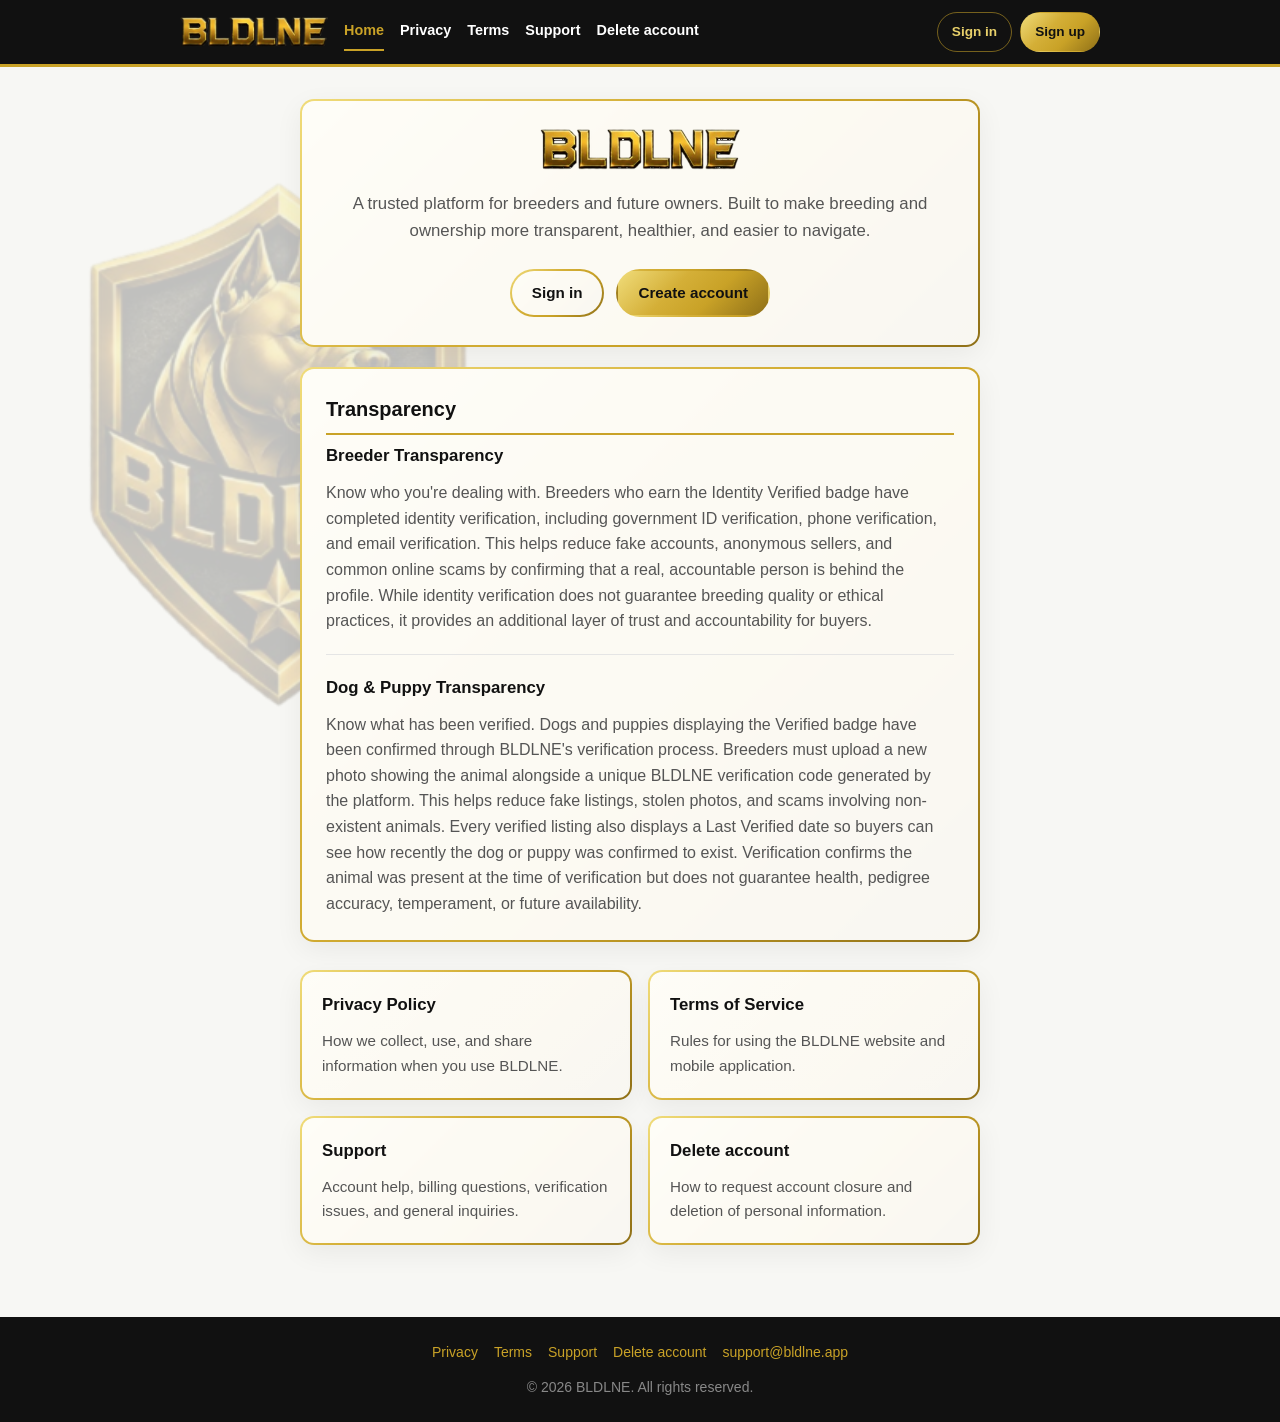
<file: index.html>
<!DOCTYPE html>
<html lang="en">
  <head>
    <meta charset="utf-8" />
    <meta name="viewport" content="width=device-width, initial-scale=1" />
    <meta
      name="description"
      content="A trusted platform for breeders and future owners. Built to make breeding and ownership more transparent, healthier, and easier to navigate."
    />
    <title>BLDLNE</title>
    <link rel="stylesheet" href="style.css" />
  </head>
  <body class="page-home">
    <header class="site-header">
      <div class="site-header__inner">
        <a class="brand" href="index.html" aria-label="BLDLNE">
          <img class="brand__wordmark" src="/images/bldlne-wordmark.png" alt="" width="148" height="30" />
        </a>
        <nav class="site-nav" aria-label="Primary">
          <a href="index.html" aria-current="page">Home</a>
          <a href="privacy.html">Privacy</a>
          <a href="terms.html">Terms</a>
          <a href="support.html">Support</a>
          <a href="delete-account.html">Delete account</a>
        </nav>
        <div class="site-nav-actions">
          <a class="site-nav__cta" href="https://app.bldlne.app/login">Sign in</a>
          <a class="site-nav__cta site-nav__cta--primary" href="https://app.bldlne.app/signup">Sign up</a>
        </div>
      </div>
    </header>

    <main class="home-main">
      <div class="home-logo" aria-hidden="true"></div>

      <div class="home-content">
      <div class="hero">
        <img class="hero__wordmark" src="/images/bldlne-wordmark.png" alt="BLDLNE" width="200" height="41" />
        <p class="lead">
          A trusted platform for breeders and future owners. Built to make breeding and ownership
          more transparent, healthier, and easier to navigate.
        </p>
        <div class="hero-actions">
          <a class="hero-btn" href="https://app.bldlne.app/login">Sign in</a>
          <a class="hero-btn hero-btn--primary" href="https://app.bldlne.app/signup">Create account</a>
        </div>
      </div>

      <section class="transparency-card" aria-labelledby="transparency-heading">
        <h2 id="transparency-heading" class="transparency-card__title">Transparency</h2>

        <div class="transparency-section">
          <h3>Breeder Transparency</h3>
          <p>
            Know who you're dealing with. Breeders who earn the Identity Verified badge have
            completed identity verification, including government ID verification, phone
            verification, and email verification. This helps reduce fake accounts, anonymous sellers,
            and common online scams by confirming that a real, accountable person is behind the
            profile. While identity verification does not guarantee breeding quality or ethical
            practices, it provides an additional layer of trust and accountability for buyers.
          </p>
        </div>

        <div class="transparency-section">
          <h3>Dog &amp; Puppy Transparency</h3>
          <p>
            Know what has been verified. Dogs and puppies displaying the Verified badge have been
            confirmed through BLDLNE's verification process. Breeders must upload a new photo showing
            the animal alongside a unique BLDLNE verification code generated by the platform. This
            helps reduce fake listings, stolen photos, and scams involving non-existent animals.
            Every verified listing also displays a Last Verified date so buyers can see how recently
            the dog or puppy was confirmed to exist. Verification confirms the animal was present at
            the time of verification but does not guarantee health, pedigree accuracy, temperament,
            or future availability.
          </p>
        </div>
      </section>

      <div class="card-grid">
        <a class="card" href="privacy.html">
          <h2>Privacy Policy</h2>
          <p>How we collect, use, and share information when you use BLDLNE.</p>
        </a>
        <a class="card" href="terms.html">
          <h2>Terms of Service</h2>
          <p>Rules for using the BLDLNE website and mobile application.</p>
        </a>
        <a class="card" href="support.html">
          <h2>Support</h2>
          <p>Account help, billing questions, verification issues, and general inquiries.</p>
        </a>
        <a class="card" href="delete-account.html">
          <h2>Delete account</h2>
          <p>How to request account closure and deletion of personal information.</p>
        </a>
      </div>
      </div>
    </main>

    <footer class="site-footer">
      <div class="site-footer__links">
        <a href="privacy.html">Privacy</a>
        <a href="terms.html">Terms</a>
        <a href="support.html">Support</a>
        <a href="delete-account.html">Delete account</a>
        <a href="mailto:support@bldlne.app">support@bldlne.app</a>
      </div>
      <p class="site-footer__copyright">&copy; 2026 BLDLNE. All rights reserved.</p>
    </footer>
  </body>
</html>
</file>
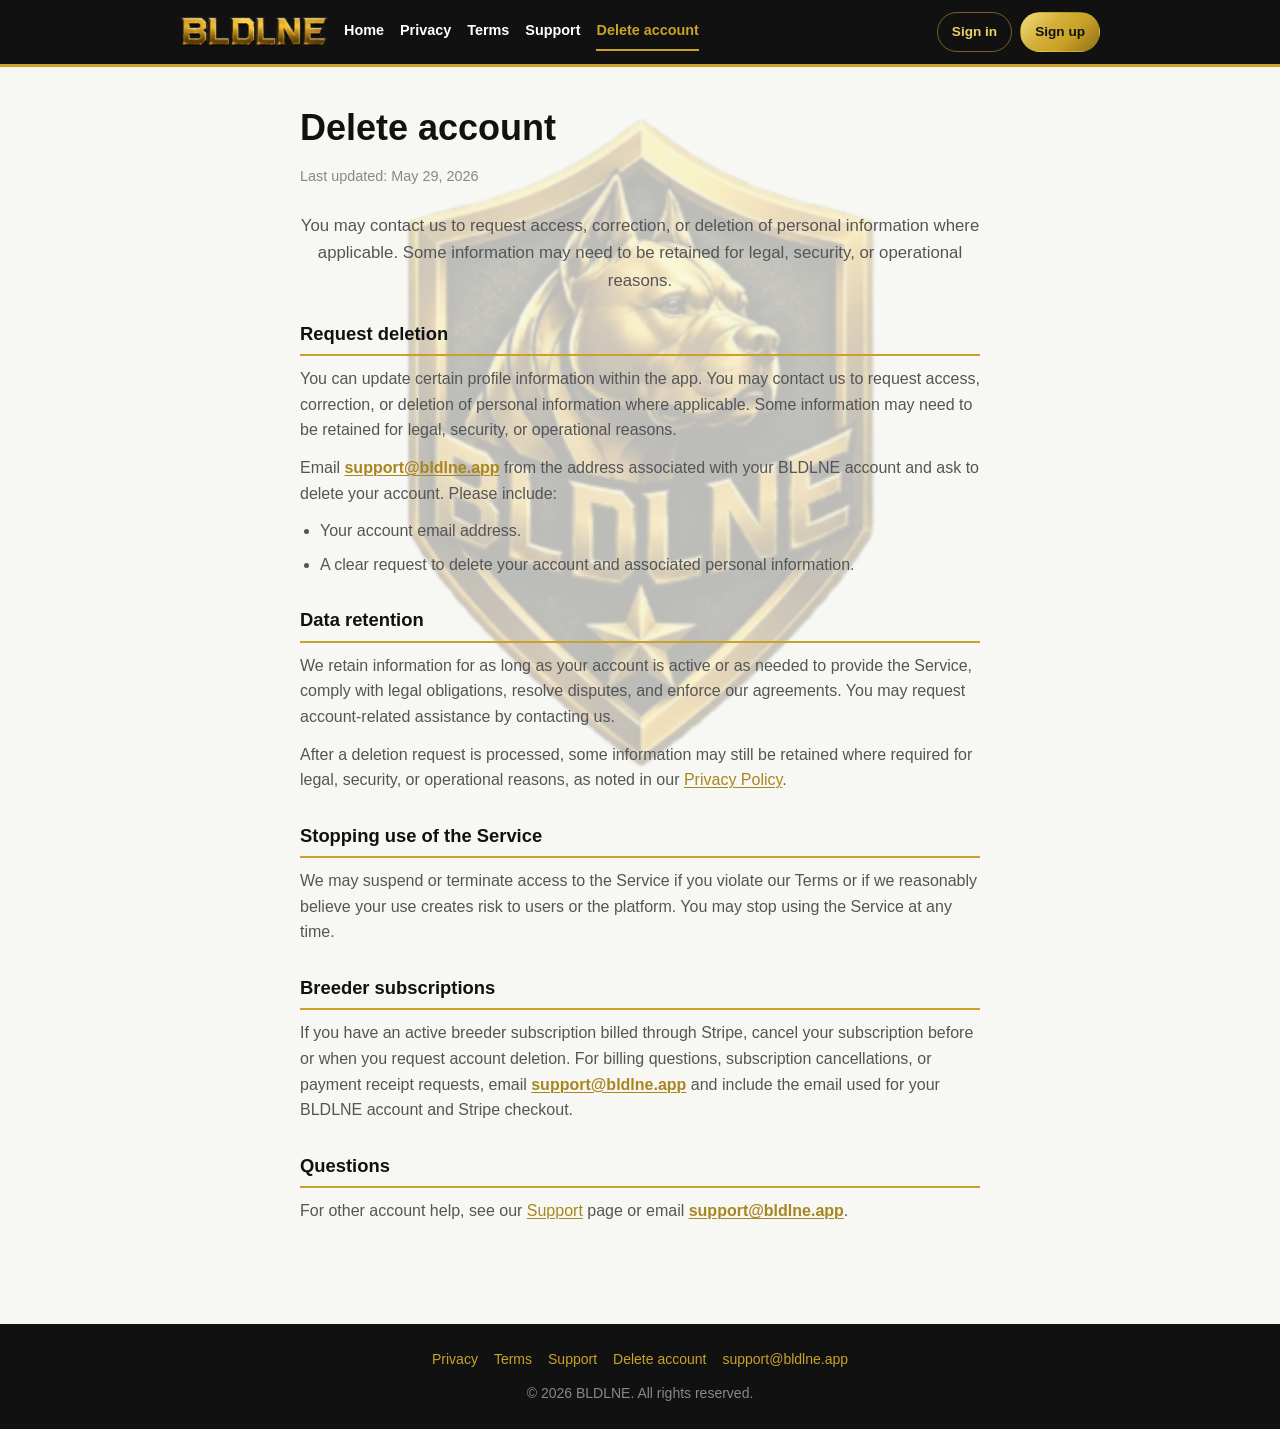
<file: delete-account.html>
<!DOCTYPE html>
<html lang="en">
  <head>
    <meta charset="utf-8" />
    <meta name="viewport" content="width=device-width, initial-scale=1" />
    <meta name="description" content="How to request BLDLNE account deletion" />
    <title>Delete account — BLDLNE</title>
    <link rel="stylesheet" href="style.css" />
  </head>
  <body>
    <header class="site-header">
      <div class="site-header__inner">
        <a class="brand" href="index.html" aria-label="BLDLNE">
          <img class="brand__wordmark" src="/images/bldlne-wordmark.png" alt="" width="148" height="30" />
        </a>
        <nav class="site-nav" aria-label="Primary">
          <a href="index.html">Home</a>
          <a href="privacy.html">Privacy</a>
          <a href="terms.html">Terms</a>
          <a href="support.html">Support</a>
          <a href="delete-account.html" aria-current="page">Delete account</a>
        </nav>
        <div class="site-nav-actions">
          <a class="site-nav__cta" href="https://app.bldlne.app/login">Sign in</a>
          <a class="site-nav__cta site-nav__cta--primary" href="https://app.bldlne.app/signup">Sign up</a>
        </div>
      </div>
    </header>

    <main>
      <h1 class="page-title">Delete account</h1>
      <p class="page-updated">Last updated: May 29, 2026</p>

      <p class="lead">
        You may contact us to request access, correction, or deletion of personal information where
        applicable. Some information may need to be retained for legal, security, or operational
        reasons.
      </p>

      <section>
        <h2>Request deletion</h2>
        <p>
          You can update certain profile information within the app. You may contact us to request
          access, correction, or deletion of personal information where applicable. Some information
          may need to be retained for legal, security, or operational reasons.
        </p>
        <p>
          Email
          <a class="email-link" href="mailto:support@bldlne.app">support@bldlne.app</a>
          from the address associated with your BLDLNE account and ask to delete your account. Please
          include:
        </p>
        <ul>
          <li>Your account email address.</li>
          <li>A clear request to delete your account and associated personal information.</li>
        </ul>
      </section>

      <section>
        <h2>Data retention</h2>
        <p>
          We retain information for as long as your account is active or as needed to provide the
          Service, comply with legal obligations, resolve disputes, and enforce our agreements. You
          may request account-related assistance by contacting us.
        </p>
        <p>
          After a deletion request is processed, some information may still be retained where required
          for legal, security, or operational reasons, as noted in our
          <a href="privacy.html">Privacy Policy</a>.
        </p>
      </section>

      <section>
        <h2>Stopping use of the Service</h2>
        <p>
          We may suspend or terminate access to the Service if you violate our Terms or if we
          reasonably believe your use creates risk to users or the platform. You may stop using the
          Service at any time.
        </p>
      </section>

      <section>
        <h2>Breeder subscriptions</h2>
        <p>
          If you have an active breeder subscription billed through Stripe, cancel your subscription
          before or when you request account deletion. For billing questions, subscription
          cancellations, or payment receipt requests, email
          <a class="email-link" href="mailto:support@bldlne.app">support@bldlne.app</a>
          and include the email used for your BLDLNE account and Stripe checkout.
        </p>
      </section>

      <section>
        <h2>Questions</h2>
        <p>
          For other account help, see our <a href="support.html">Support</a> page or email
          <a class="email-link" href="mailto:support@bldlne.app">support@bldlne.app</a>.
        </p>
      </section>
    </main>

    <footer class="site-footer">
      <div class="site-footer__links">
        <a href="privacy.html">Privacy</a>
        <a href="terms.html">Terms</a>
        <a href="support.html">Support</a>
        <a href="delete-account.html">Delete account</a>
        <a href="mailto:support@bldlne.app">support@bldlne.app</a>
      </div>
      <p class="site-footer__copyright">&copy; 2026 BLDLNE. All rights reserved.</p>
    </footer>
  </body>
</html>
</file>
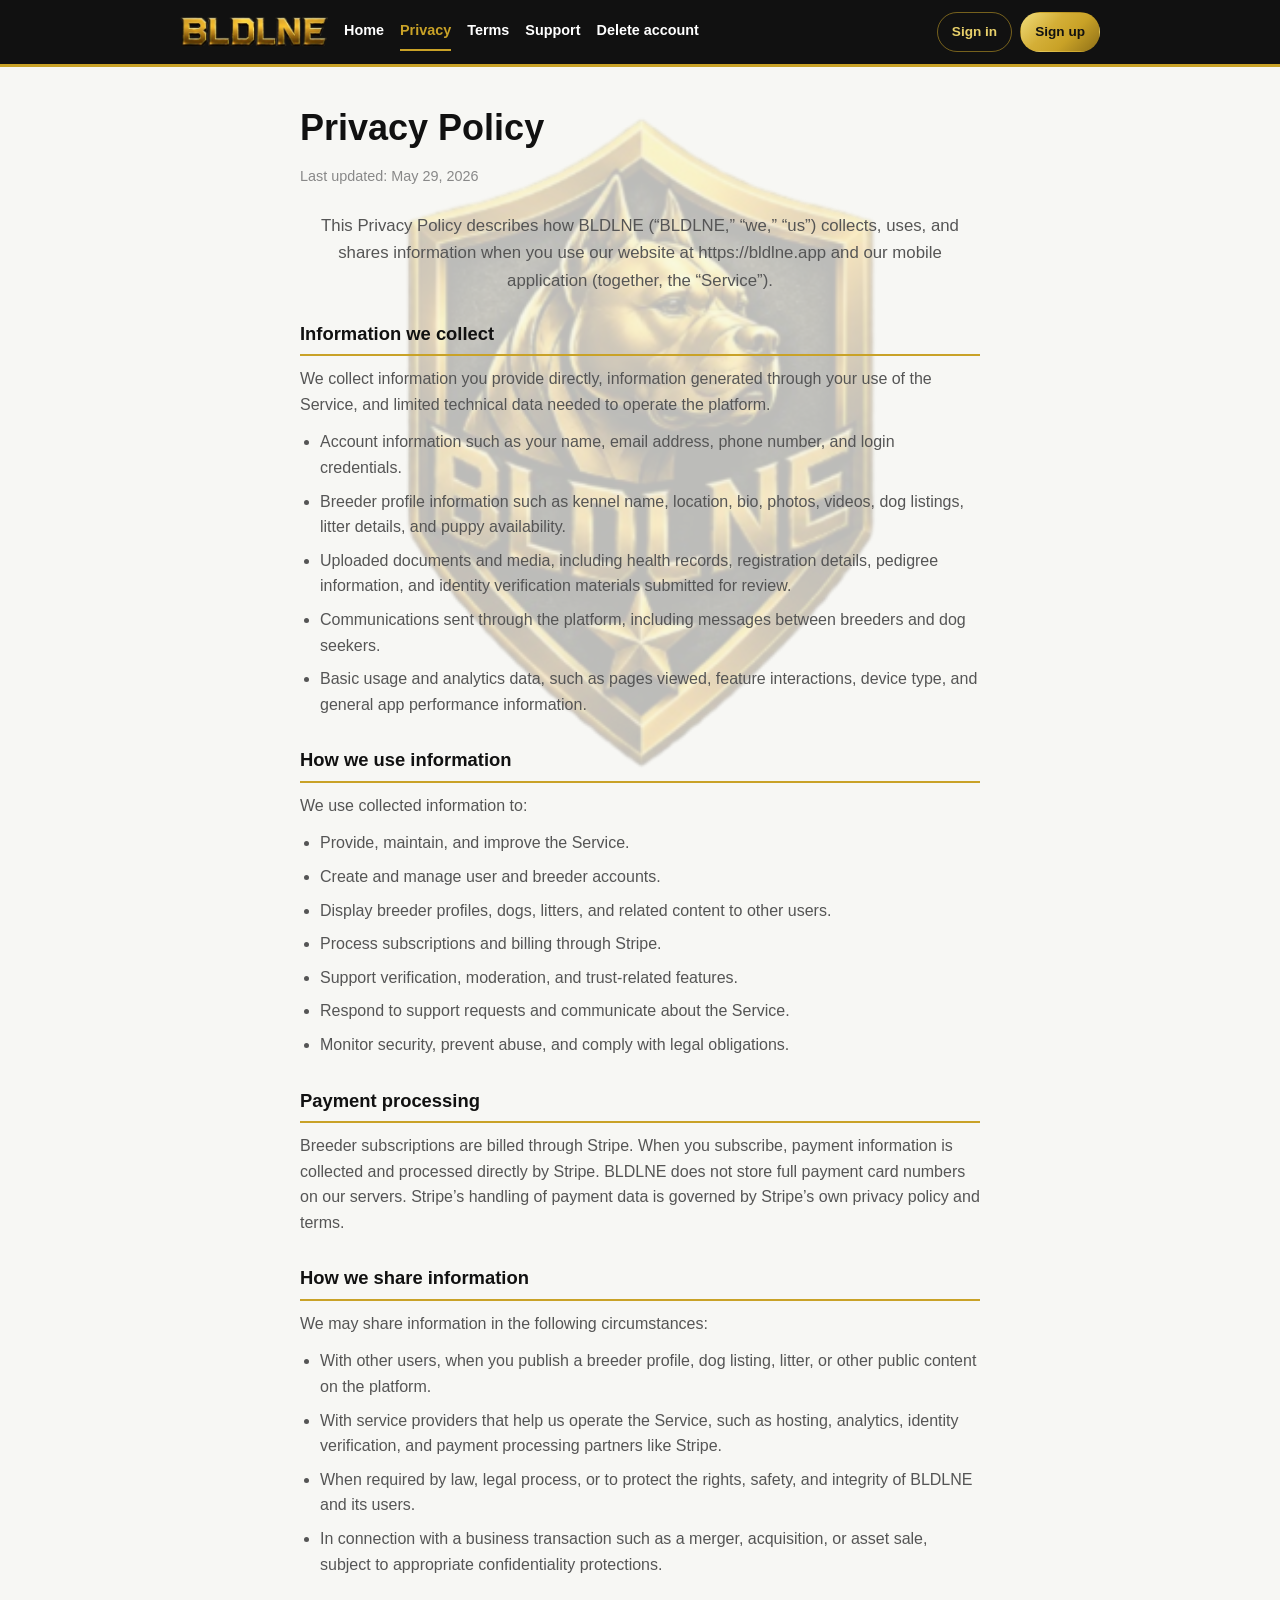
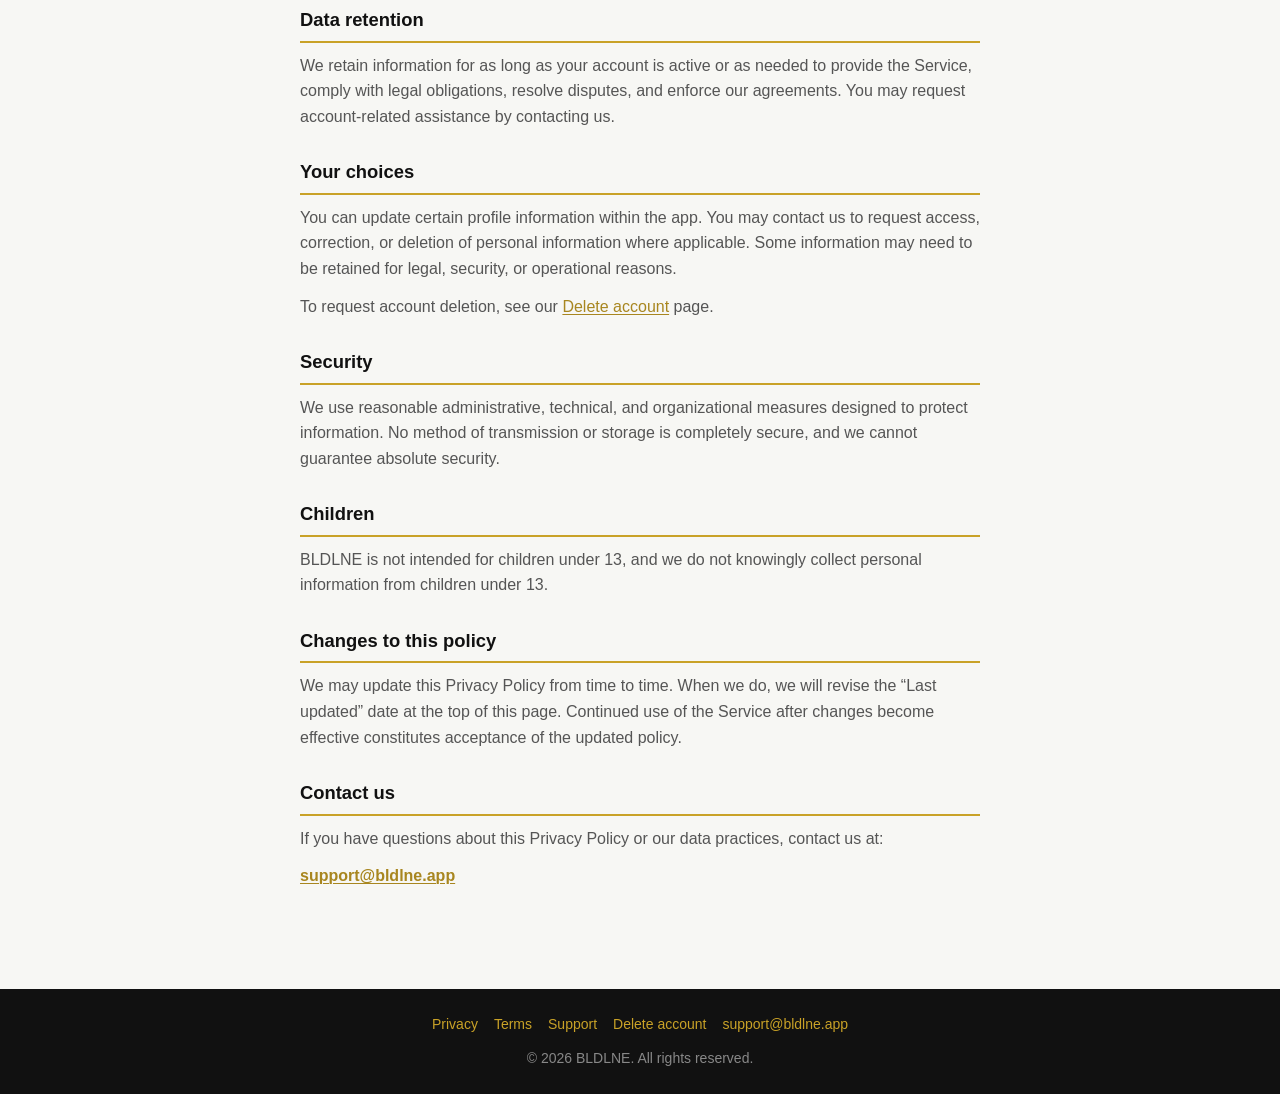
<file: privacy.html>
<!DOCTYPE html>
<html lang="en">
  <head>
    <meta charset="utf-8" />
    <meta name="viewport" content="width=device-width, initial-scale=1" />
    <meta name="description" content="BLDLNE Privacy Policy" />
    <title>Privacy Policy — BLDLNE</title>
    <link rel="stylesheet" href="style.css" />
  </head>
  <body>
    <header class="site-header">
      <div class="site-header__inner">
        <a class="brand" href="index.html" aria-label="BLDLNE">
          <img class="brand__wordmark" src="/images/bldlne-wordmark.png" alt="" width="148" height="30" />
        </a>
        <nav class="site-nav" aria-label="Primary">
          <a href="index.html">Home</a>
          <a href="privacy.html" aria-current="page">Privacy</a>
          <a href="terms.html">Terms</a>
          <a href="support.html">Support</a>
          <a href="delete-account.html">Delete account</a>
        </nav>
        <div class="site-nav-actions">
          <a class="site-nav__cta" href="https://app.bldlne.app/login">Sign in</a>
          <a class="site-nav__cta site-nav__cta--primary" href="https://app.bldlne.app/signup">Sign up</a>
        </div>
      </div>
    </header>

    <main>
      <h1 class="page-title">Privacy Policy</h1>
      <p class="page-updated">Last updated: May 29, 2026</p>

      <p class="lead">
        This Privacy Policy describes how BLDLNE (“BLDLNE,” “we,” “us”) collects, uses, and shares
        information when you use our website at https://bldlne.app and our mobile application
        (together, the “Service”).
      </p>

      <section>
        <h2>Information we collect</h2>
        <p>
          We collect information you provide directly, information generated through your use of the
          Service, and limited technical data needed to operate the platform.
        </p>
        <ul>
          <li>
            Account information such as your name, email address, phone number, and login credentials.
          </li>
          <li>
            Breeder profile information such as kennel name, location, bio, photos, videos, dog
            listings, litter details, and puppy availability.
          </li>
          <li>
            Uploaded documents and media, including health records, registration details, pedigree
            information, and identity verification materials submitted for review.
          </li>
          <li>
            Communications sent through the platform, including messages between breeders and dog
            seekers.
          </li>
          <li>
            Basic usage and analytics data, such as pages viewed, feature interactions, device type,
            and general app performance information.
          </li>
        </ul>
      </section>

      <section>
        <h2>How we use information</h2>
        <p>We use collected information to:</p>
        <ul>
          <li>Provide, maintain, and improve the Service.</li>
          <li>Create and manage user and breeder accounts.</li>
          <li>
            Display breeder profiles, dogs, litters, and related content to other users.
          </li>
          <li>Process subscriptions and billing through Stripe.</li>
          <li>Support verification, moderation, and trust-related features.</li>
          <li>Respond to support requests and communicate about the Service.</li>
          <li>Monitor security, prevent abuse, and comply with legal obligations.</li>
        </ul>
      </section>

      <section>
        <h2>Payment processing</h2>
        <p>
          Breeder subscriptions are billed through Stripe. When you subscribe, payment information is
          collected and processed directly by Stripe. BLDLNE does not store full payment card numbers
          on our servers. Stripe’s handling of payment data is governed by Stripe’s own privacy
          policy and terms.
        </p>
      </section>

      <section>
        <h2>How we share information</h2>
        <p>We may share information in the following circumstances:</p>
        <ul>
          <li>
            With other users, when you publish a breeder profile, dog listing, litter, or other
            public content on the platform.
          </li>
          <li>
            With service providers that help us operate the Service, such as hosting, analytics,
            identity verification, and payment processing partners like Stripe.
          </li>
          <li>
            When required by law, legal process, or to protect the rights, safety, and integrity of
            BLDLNE and its users.
          </li>
          <li>
            In connection with a business transaction such as a merger, acquisition, or asset sale,
            subject to appropriate confidentiality protections.
          </li>
        </ul>
      </section>

      <section>
        <h2>Data retention</h2>
        <p>
          We retain information for as long as your account is active or as needed to provide the
          Service, comply with legal obligations, resolve disputes, and enforce our agreements. You
          may request account-related assistance by contacting us.
        </p>
      </section>

      <section>
        <h2>Your choices</h2>
        <p>
          You can update certain profile information within the app. You may contact us to request
          access, correction, or deletion of personal information where applicable. Some information
          may need to be retained for legal, security, or operational reasons.
        </p>
        <p>
          To request account deletion, see our
          <a href="delete-account.html">Delete account</a> page.
        </p>
      </section>

      <section>
        <h2>Security</h2>
        <p>
          We use reasonable administrative, technical, and organizational measures designed to
          protect information. No method of transmission or storage is completely secure, and we
          cannot guarantee absolute security.
        </p>
      </section>

      <section>
        <h2>Children</h2>
        <p>
          BLDLNE is not intended for children under 13, and we do not knowingly collect personal
          information from children under 13.
        </p>
      </section>

      <section>
        <h2>Changes to this policy</h2>
        <p>
          We may update this Privacy Policy from time to time. When we do, we will revise the “Last
          updated” date at the top of this page. Continued use of the Service after changes become
          effective constitutes acceptance of the updated policy.
        </p>
      </section>

      <section>
        <h2>Contact us</h2>
        <p>
          If you have questions about this Privacy Policy or our data practices, contact us at:
        </p>
        <p>
          <a class="email-link" href="mailto:support@bldlne.app">support@bldlne.app</a>
        </p>
      </section>
    </main>

    <footer class="site-footer">
      <div class="site-footer__links">
        <a href="privacy.html">Privacy</a>
        <a href="terms.html">Terms</a>
        <a href="support.html">Support</a>
        <a href="delete-account.html">Delete account</a>
        <a href="mailto:support@bldlne.app">support@bldlne.app</a>
      </div>
      <p class="site-footer__copyright">&copy; 2026 BLDLNE. All rights reserved.</p>
    </footer>
  </body>
</html>
</file>
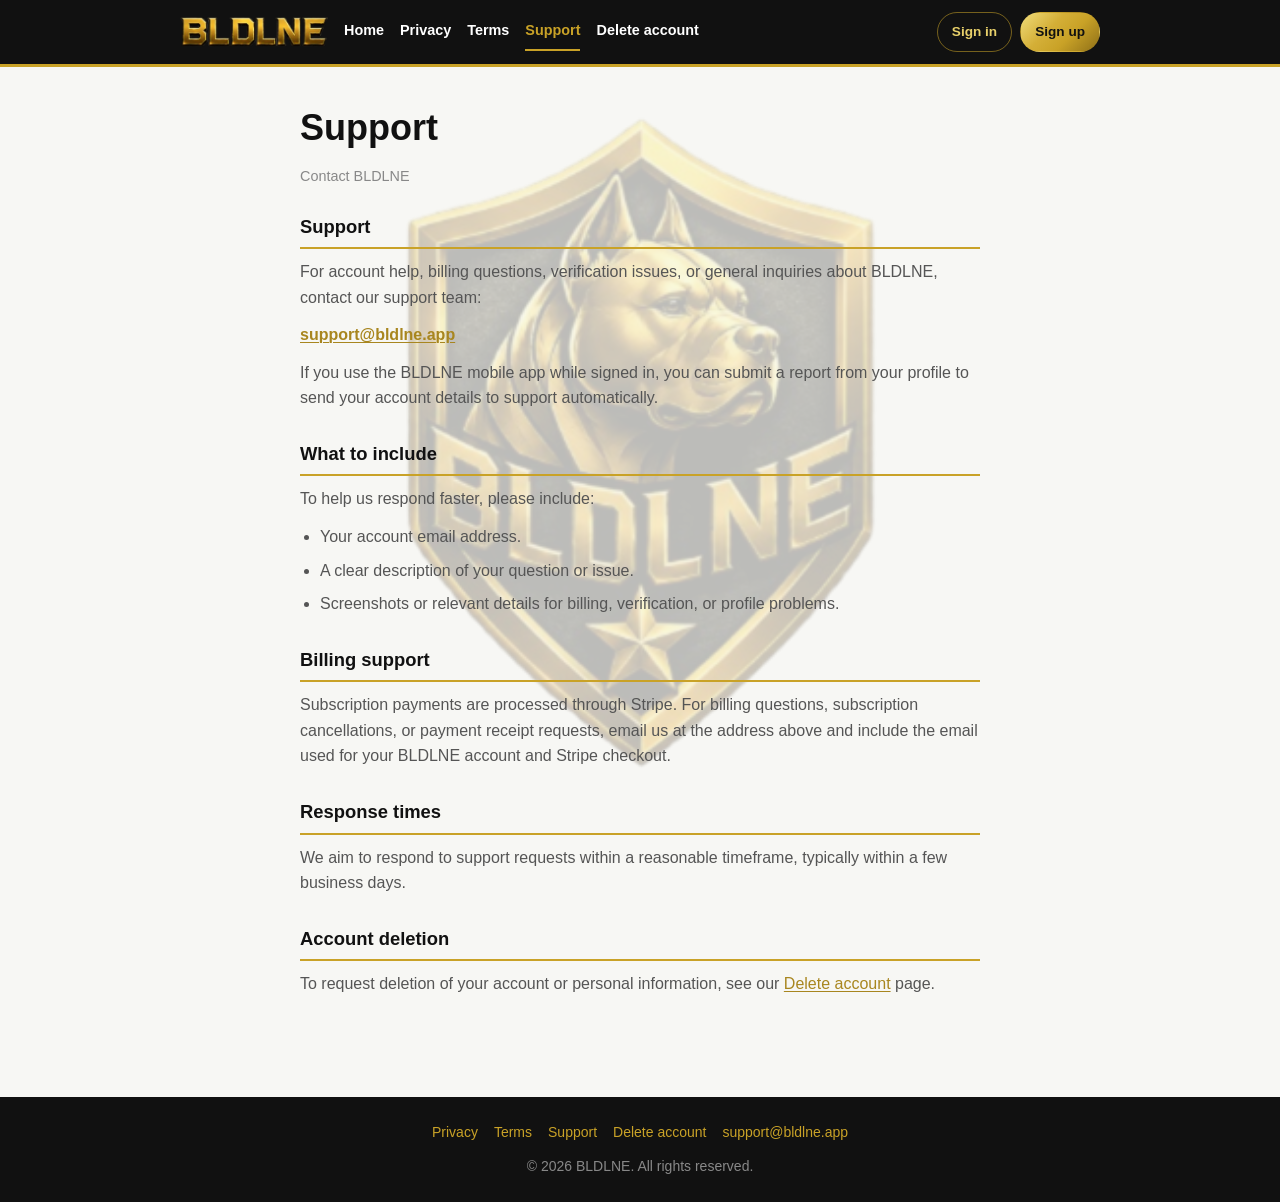
<file: support.html>
<!DOCTYPE html>
<html lang="en">
  <head>
    <meta charset="utf-8" />
    <meta name="viewport" content="width=device-width, initial-scale=1" />
    <meta name="description" content="BLDLNE support and contact information" />
    <title>Support — BLDLNE</title>
    <link rel="stylesheet" href="style.css" />
  </head>
  <body>
    <header class="site-header">
      <div class="site-header__inner">
        <a class="brand" href="index.html" aria-label="BLDLNE">
          <img class="brand__wordmark" src="/images/bldlne-wordmark.png" alt="" width="148" height="30" />
        </a>
        <nav class="site-nav" aria-label="Primary">
          <a href="index.html">Home</a>
          <a href="privacy.html">Privacy</a>
          <a href="terms.html">Terms</a>
          <a href="support.html" aria-current="page">Support</a>
          <a href="delete-account.html">Delete account</a>
        </nav>
        <div class="site-nav-actions">
          <a class="site-nav__cta" href="https://app.bldlne.app/login">Sign in</a>
          <a class="site-nav__cta site-nav__cta--primary" href="https://app.bldlne.app/signup">Sign up</a>
        </div>
      </div>
    </header>

    <main>
      <h1 class="page-title">Support</h1>
      <p class="page-updated">Contact BLDLNE</p>

      <section>
        <h2>Support</h2>
        <p>
          For account help, billing questions, verification issues, or general inquiries about
          BLDLNE, contact our support team:
        </p>
        <p>
          <a class="email-link" href="mailto:support@bldlne.app">support@bldlne.app</a>
        </p>
        <p>
          If you use the BLDLNE mobile app while signed in, you can submit a report from your
          profile to send your account details to support automatically.
        </p>
      </section>

      <section>
        <h2>What to include</h2>
        <p>To help us respond faster, please include:</p>
        <ul>
          <li>Your account email address.</li>
          <li>A clear description of your question or issue.</li>
          <li>
            Screenshots or relevant details for billing, verification, or profile problems.
          </li>
        </ul>
      </section>

      <section>
        <h2>Billing support</h2>
        <p>
          Subscription payments are processed through Stripe. For billing questions, subscription
          cancellations, or payment receipt requests, email us at the address above and include the
          email used for your BLDLNE account and Stripe checkout.
        </p>
      </section>

      <section>
        <h2>Response times</h2>
        <p>
          We aim to respond to support requests within a reasonable timeframe, typically within a few
          business days.
        </p>
      </section>

      <section>
        <h2>Account deletion</h2>
        <p>
          To request deletion of your account or personal information, see our
          <a href="delete-account.html">Delete account</a> page.
        </p>
      </section>
    </main>

    <footer class="site-footer">
      <div class="site-footer__links">
        <a href="privacy.html">Privacy</a>
        <a href="terms.html">Terms</a>
        <a href="support.html">Support</a>
        <a href="delete-account.html">Delete account</a>
        <a href="mailto:support@bldlne.app">support@bldlne.app</a>
      </div>
      <p class="site-footer__copyright">&copy; 2026 BLDLNE. All rights reserved.</p>
    </footer>
  </body>
</html>
</file>
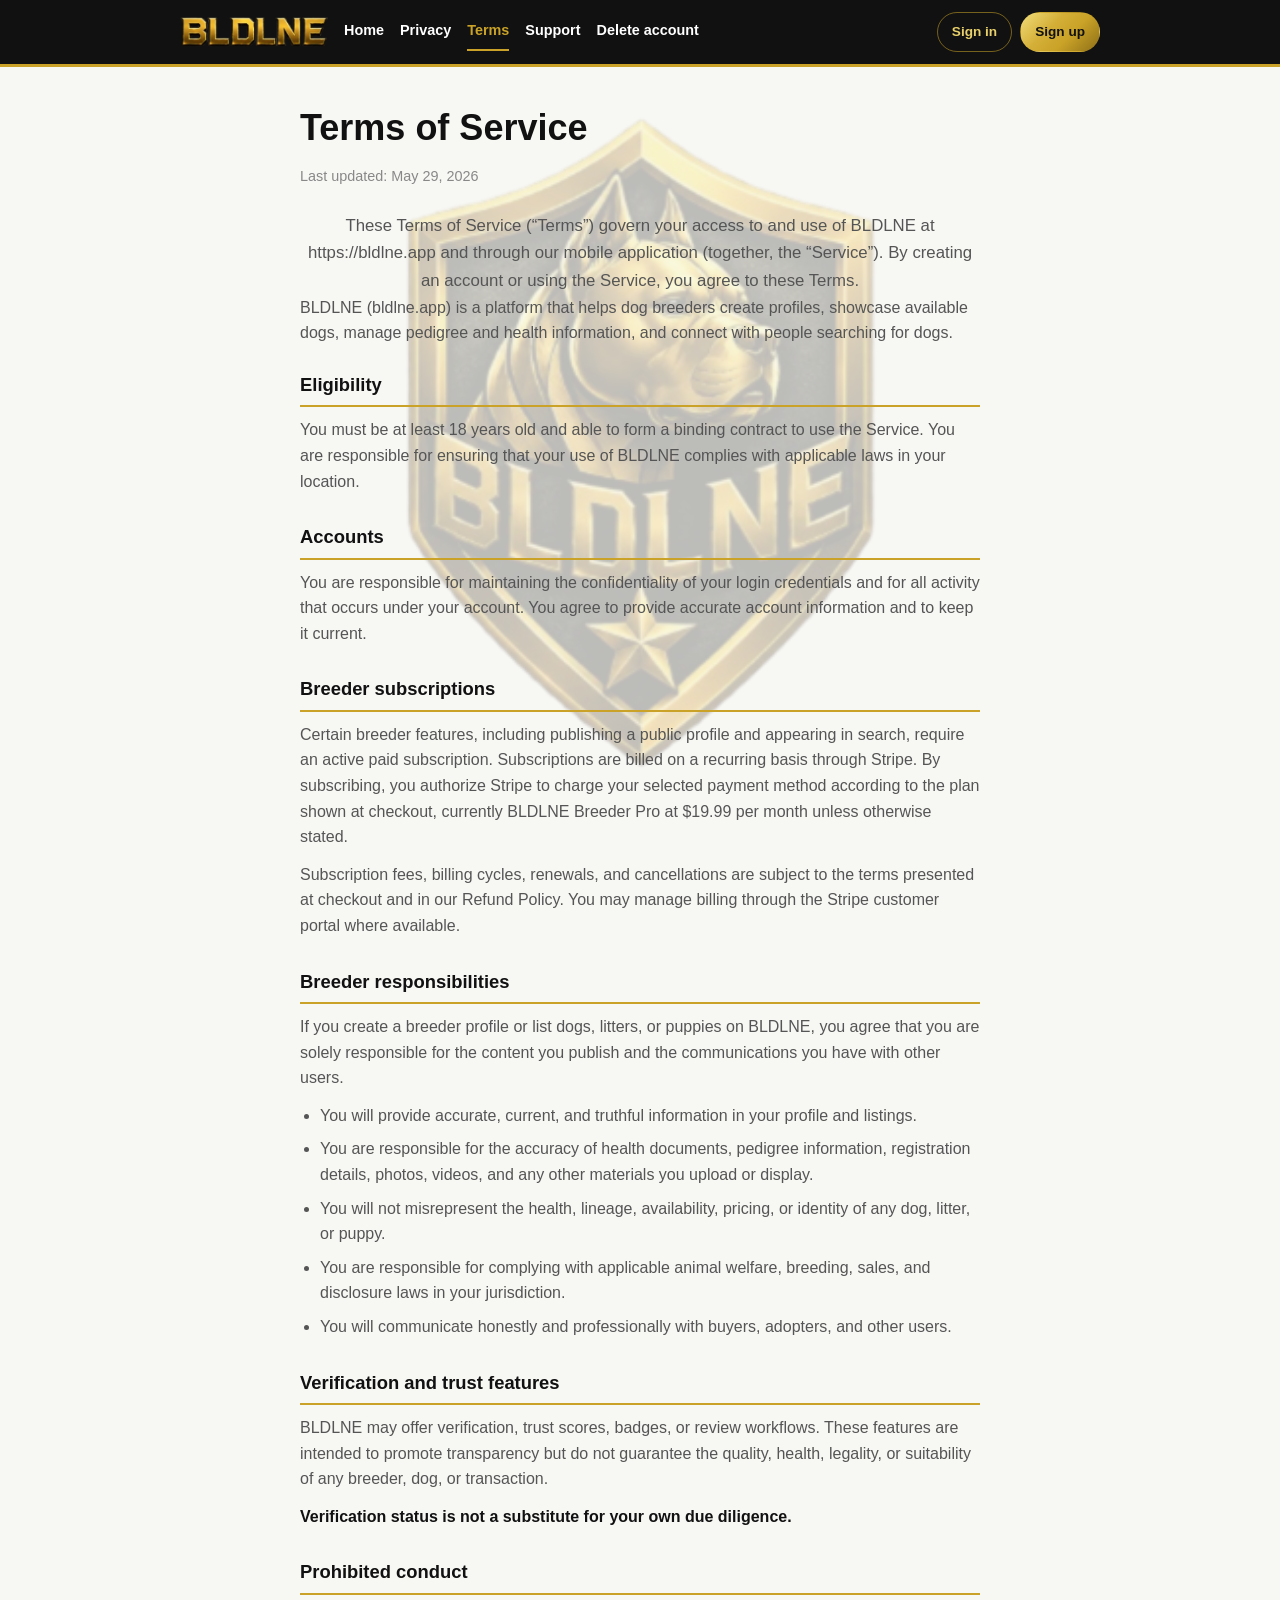
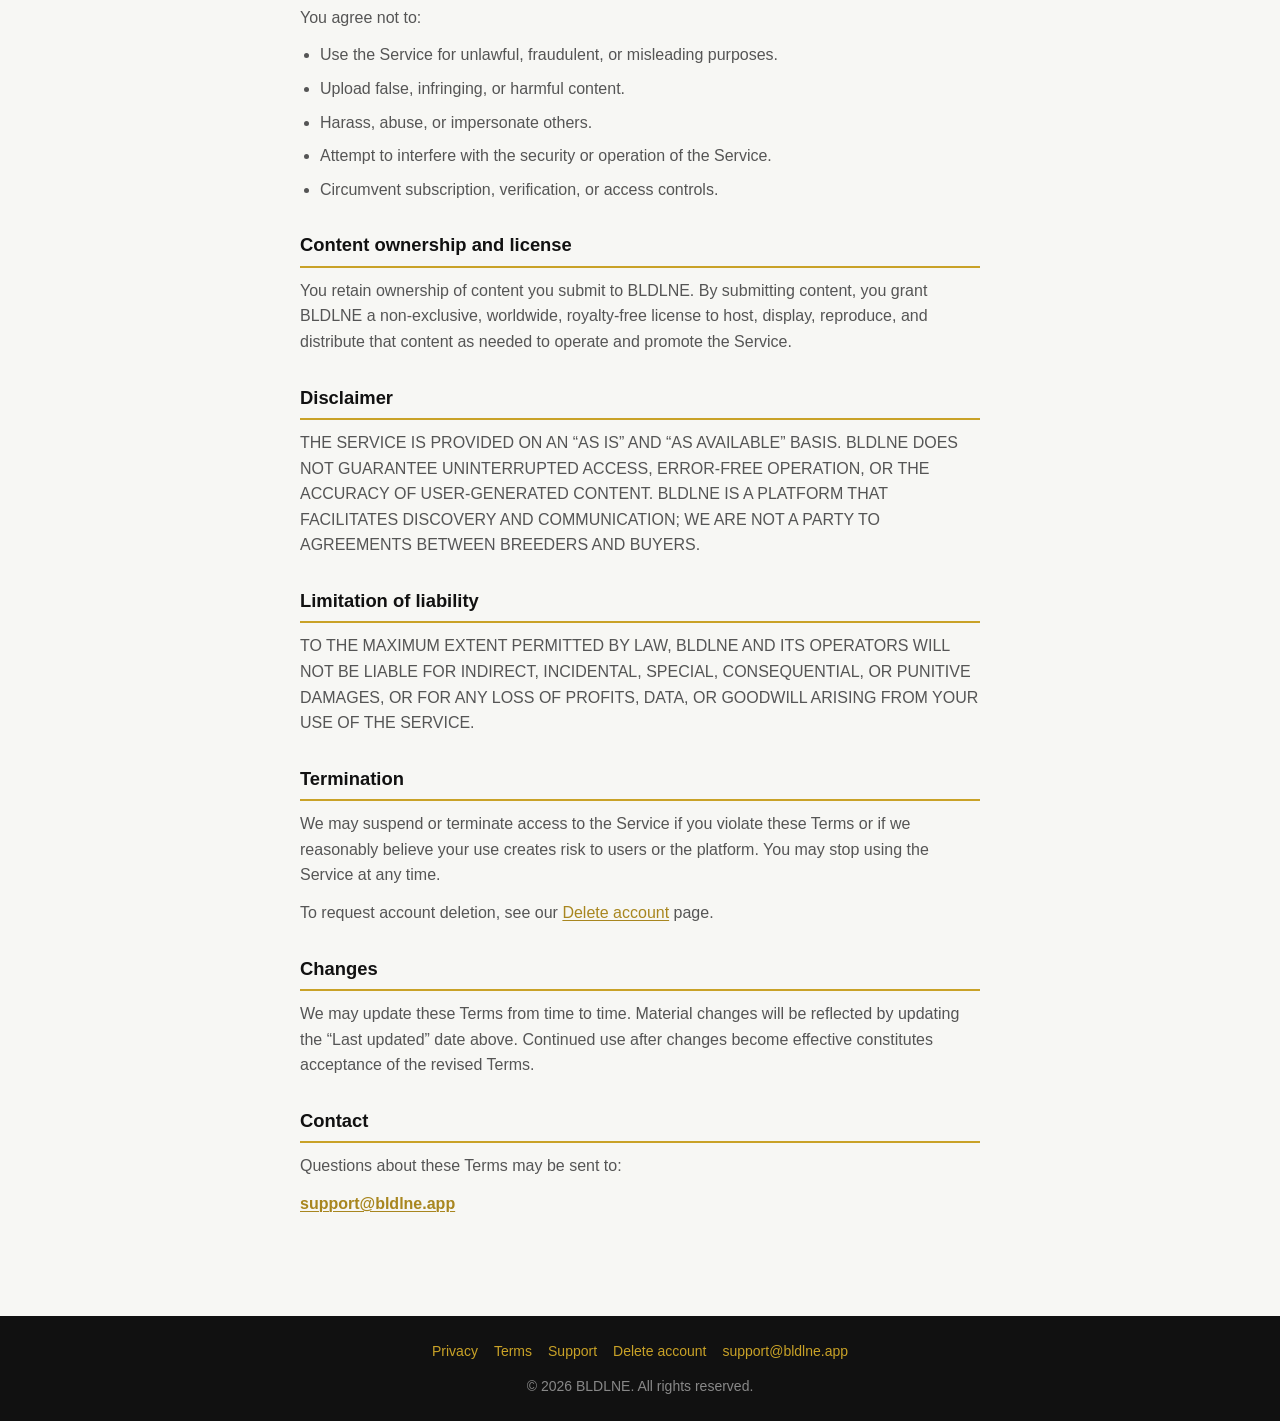
<file: terms.html>
<!DOCTYPE html>
<html lang="en">
  <head>
    <meta charset="utf-8" />
    <meta name="viewport" content="width=device-width, initial-scale=1" />
    <meta name="description" content="BLDLNE Terms of Service" />
    <title>Terms of Service — BLDLNE</title>
    <link rel="stylesheet" href="style.css" />
  </head>
  <body>
    <header class="site-header">
      <div class="site-header__inner">
        <a class="brand" href="index.html" aria-label="BLDLNE">
          <img class="brand__wordmark" src="/images/bldlne-wordmark.png" alt="" width="148" height="30" />
        </a>
        <nav class="site-nav" aria-label="Primary">
          <a href="index.html">Home</a>
          <a href="privacy.html">Privacy</a>
          <a href="terms.html" aria-current="page">Terms</a>
          <a href="support.html">Support</a>
          <a href="delete-account.html">Delete account</a>
        </nav>
        <div class="site-nav-actions">
          <a class="site-nav__cta" href="https://app.bldlne.app/login">Sign in</a>
          <a class="site-nav__cta site-nav__cta--primary" href="https://app.bldlne.app/signup">Sign up</a>
        </div>
      </div>
    </header>

    <main>
      <h1 class="page-title">Terms of Service</h1>
      <p class="page-updated">Last updated: May 29, 2026</p>

      <p class="lead">
        These Terms of Service (“Terms”) govern your access to and use of BLDLNE at https://bldlne.app
        and through our mobile application (together, the “Service”). By creating an account or using
        the Service, you agree to these Terms.
      </p>

      <p>
        BLDLNE (bldlne.app) is a platform that helps dog breeders create profiles,
        showcase available dogs, manage pedigree and health information, and connect with people
        searching for dogs.
      </p>

      <section>
        <h2>Eligibility</h2>
        <p>
          You must be at least 18 years old and able to form a binding contract to use the Service.
          You are responsible for ensuring that your use of BLDLNE complies with applicable laws in
          your location.
        </p>
      </section>

      <section>
        <h2>Accounts</h2>
        <p>
          You are responsible for maintaining the confidentiality of your login credentials and for
          all activity that occurs under your account. You agree to provide accurate account
          information and to keep it current.
        </p>
      </section>

      <section>
        <h2>Breeder subscriptions</h2>
        <p>
          Certain breeder features, including publishing a public profile and appearing in search,
          require an active paid subscription. Subscriptions are billed on a recurring basis through
          Stripe. By subscribing, you authorize Stripe to charge your selected payment method
          according to the plan shown at checkout, currently BLDLNE Breeder Pro at $19.99 per month
          unless otherwise stated.
        </p>
        <p>
          Subscription fees, billing cycles, renewals, and cancellations are subject to the terms
          presented at checkout and in our Refund Policy. You may manage billing through the Stripe
          customer portal where available.
        </p>
      </section>

      <section>
        <h2>Breeder responsibilities</h2>
        <p>
          If you create a breeder profile or list dogs, litters, or puppies on BLDLNE, you agree
          that you are solely responsible for the content you publish and the communications you
          have with other users.
        </p>
        <ul>
          <li>
            You will provide accurate, current, and truthful information in your profile and
            listings.
          </li>
          <li>
            You are responsible for the accuracy of health documents, pedigree information,
            registration details, photos, videos, and any other materials you upload or display.
          </li>
          <li>
            You will not misrepresent the health, lineage, availability, pricing, or identity of any
            dog, litter, or puppy.
          </li>
          <li>
            You are responsible for complying with applicable animal welfare, breeding, sales, and
            disclosure laws in your jurisdiction.
          </li>
          <li>
            You will communicate honestly and professionally with buyers, adopters, and other users.
          </li>
        </ul>
      </section>

      <section>
        <h2>Verification and trust features</h2>
        <p>
          BLDLNE may offer verification, trust scores, badges, or review workflows. These features are
          intended to promote transparency but do not guarantee the quality, health, legality, or
          suitability of any breeder, dog, or transaction.
        </p>
        <p class="emphasis">
          Verification status is not a substitute for your own due diligence.
        </p>
      </section>

      <section>
        <h2>Prohibited conduct</h2>
        <p>You agree not to:</p>
        <ul>
          <li>Use the Service for unlawful, fraudulent, or misleading purposes.</li>
          <li>Upload false, infringing, or harmful content.</li>
          <li>Harass, abuse, or impersonate others.</li>
          <li>Attempt to interfere with the security or operation of the Service.</li>
          <li>Circumvent subscription, verification, or access controls.</li>
        </ul>
      </section>

      <section>
        <h2>Content ownership and license</h2>
        <p>
          You retain ownership of content you submit to BLDLNE. By submitting content, you grant
          BLDLNE a non-exclusive, worldwide, royalty-free license to host, display, reproduce, and
          distribute that content as needed to operate and promote the Service.
        </p>
      </section>

      <section>
        <h2>Disclaimer</h2>
        <p>
          THE SERVICE IS PROVIDED ON AN “AS IS” AND “AS AVAILABLE” BASIS. BLDLNE DOES NOT GUARANTEE
          UNINTERRUPTED ACCESS, ERROR-FREE OPERATION, OR THE ACCURACY OF USER-GENERATED CONTENT.
          BLDLNE IS A PLATFORM THAT FACILITATES DISCOVERY AND COMMUNICATION; WE ARE NOT A PARTY TO
          AGREEMENTS BETWEEN BREEDERS AND BUYERS.
        </p>
      </section>

      <section>
        <h2>Limitation of liability</h2>
        <p>
          TO THE MAXIMUM EXTENT PERMITTED BY LAW, BLDLNE AND ITS OPERATORS WILL NOT BE LIABLE FOR
          INDIRECT, INCIDENTAL, SPECIAL, CONSEQUENTIAL, OR PUNITIVE DAMAGES, OR FOR ANY LOSS OF
          PROFITS, DATA, OR GOODWILL ARISING FROM YOUR USE OF THE SERVICE.
        </p>
      </section>

      <section>
        <h2>Termination</h2>
        <p>
          We may suspend or terminate access to the Service if you violate these Terms or if we
          reasonably believe your use creates risk to users or the platform. You may stop using the
          Service at any time.
        </p>
        <p>
          To request account deletion, see our <a href="delete-account.html">Delete account</a> page.
        </p>
      </section>

      <section>
        <h2>Changes</h2>
        <p>
          We may update these Terms from time to time. Material changes will be reflected by
          updating the “Last updated” date above. Continued use after changes become effective
          constitutes acceptance of the revised Terms.
        </p>
      </section>

      <section>
        <h2>Contact</h2>
        <p>Questions about these Terms may be sent to:</p>
        <p>
          <a class="email-link" href="mailto:support@bldlne.app">support@bldlne.app</a>
        </p>
      </section>
    </main>

    <footer class="site-footer">
      <div class="site-footer__links">
        <a href="privacy.html">Privacy</a>
        <a href="terms.html">Terms</a>
        <a href="support.html">Support</a>
        <a href="delete-account.html">Delete account</a>
        <a href="mailto:support@bldlne.app">support@bldlne.app</a>
      </div>
      <p class="site-footer__copyright">&copy; 2026 BLDLNE. All rights reserved.</p>
    </footer>
  </body>
</html>
</file>
<file: style.css>
:root {
  --black: #111111;
  --white: #ffffff;
  --off-white: #f7f7f4;
  --gold: #c9a227;
  --gold-dark: #a8861f;
  --gold-light: #e8d06a;
  --gold-gradient: linear-gradient(135deg, #f0dc7a 0%, #d4af37 38%, #c9a227 62%, #8f7018 100%);
  --text: #111111;
  --text-secondary: #555555;
  --text-muted: #888888;
  --border: #e5e5e5;
  --max-width: 720px;
  --header-height: 64px;
  --box-radius: 14px;
}

*,
*::before,
*::after {
  box-sizing: border-box;
}

html {
  -webkit-text-size-adjust: 100%;
}

body {
  margin: 0;
  font-family: -apple-system, BlinkMacSystemFont, 'Segoe UI', Roboto, Helvetica, Arial, sans-serif;
  font-size: 16px;
  line-height: 1.6;
  color: var(--text);
  background-color: var(--off-white);
  position: relative;
  min-height: 100vh;
}

body:not(.page-home)::before {
  content: '';
  position: fixed;
  left: 50%;
  top: 50%;
  transform: translate(-50%, -50%);
  width: min(115vw, 680px);
  height: min(115vw, 720px);
  background: url('/images/bldlne-logo.png') center center / contain no-repeat;
  opacity: 0.24;
  pointer-events: none;
  z-index: 0;
}

.page-home .home-main {
  position: relative;
  max-width: var(--max-width);
  margin: 0 auto;
  padding: 32px 20px 48px;
}

.page-home .home-logo {
  position: fixed;
  left: max(8px, calc(50% - (var(--max-width) / 2) - min(46vw, 540px) - 24px));
  top: 50%;
  transform: translateY(-50%);
  width: min(46vw, 540px);
  height: min(96vh, 900px);
  background: url('/images/bldlne-logo.png') center center / contain no-repeat;
  opacity: 0.22;
  pointer-events: none;
  z-index: 0;
}

.home-main {
  position: relative;
  max-width: var(--max-width);
  margin: 0 auto;
  padding: 32px 20px 48px;
}

.home-content {
  position: relative;
  z-index: 1;
  min-width: 0;
}

.site-header,
main,
.site-footer {
  position: relative;
  z-index: 1;
}

a {
  color: var(--gold-dark);
  text-decoration-thickness: 1px;
  text-underline-offset: 2px;
}

a:hover {
  color: var(--gold);
}

img {
  max-width: 100%;
  height: auto;
}

.site-header {
  background: var(--black);
  color: var(--white);
  border-bottom: 3px solid var(--gold);
}

.site-header__inner {
  max-width: 960px;
  margin: 0 auto;
  padding: 0 20px;
  min-height: var(--header-height);
  display: flex;
  align-items: center;
  justify-content: space-between;
  gap: 16px;
  flex-wrap: wrap;
}

.brand {
  display: inline-flex;
  align-items: center;
  gap: 10px;
  color: var(--white);
  text-decoration: none;
  font-weight: 800;
  font-size: 1.25rem;
  letter-spacing: 0.12em;
}

.brand:hover {
  color: var(--gold);
}

.brand__wordmark {
  display: block;
  width: 148px;
  height: 30px;
  object-fit: contain;
  flex-shrink: 0;
}

.site-nav {
  display: flex;
  flex-wrap: wrap;
  gap: 8px 16px;
  align-items: center;
}

.site-nav a {
  color: var(--white);
  text-decoration: none;
  font-size: 0.9rem;
  font-weight: 600;
  padding: 6px 0;
  border-bottom: 2px solid transparent;
}

.site-nav a:hover,
.site-nav a[aria-current='page'] {
  color: var(--gold);
  border-bottom-color: var(--gold);
}

.site-nav-actions {
  display: flex;
  flex-wrap: wrap;
  align-items: center;
  gap: 8px;
  margin-left: auto;
}

.site-nav__cta {
  display: inline-flex;
  align-items: center;
  justify-content: center;
  min-height: 36px;
  padding: 8px 14px;
  border-radius: 999px;
  border: 1px solid rgba(201, 162, 39, 0.55);
  color: #e8d06a;
  font-size: 0.85rem;
  font-weight: 700;
  text-decoration: none;
  white-space: nowrap;
}

.site-nav__cta:hover {
  color: var(--black);
  background: var(--gold-light);
  border-color: var(--gold);
}

.site-nav__cta--primary {
  background: var(--gold-gradient);
  color: var(--black);
  border-color: transparent;
}

.site-nav__cta--primary:hover {
  color: var(--black);
  filter: brightness(1.05);
}

.hero-actions {
  display: flex;
  flex-wrap: wrap;
  justify-content: center;
  gap: 12px;
  margin-top: 24px;
}

.hero-btn {
  display: inline-flex;
  align-items: center;
  justify-content: center;
  min-height: 44px;
  padding: 10px 20px;
  border-radius: 999px;
  border: 2px solid transparent;
  background:
    linear-gradient(rgba(255, 255, 255, 0.94), rgba(255, 255, 255, 0.94)) padding-box,
    var(--gold-gradient) border-box;
  color: var(--black);
  font-size: 0.95rem;
  font-weight: 700;
  text-decoration: none;
}

.hero-btn:hover {
  filter: brightness(1.03);
}

.hero-btn--primary {
  background: var(--gold-gradient);
  border-color: transparent;
  color: var(--black);
}

main {
  max-width: var(--max-width);
  margin: 0 auto;
  padding: 32px 20px 48px;
}

.page-title {
  font-size: clamp(1.75rem, 5vw, 2.25rem);
  font-weight: 800;
  margin: 0 0 8px;
  color: var(--black);
}

.page-updated {
  font-size: 0.9rem;
  color: var(--text-muted);
  margin: 0 0 24px;
}

.lead {
  font-size: 1.05rem;
  line-height: 1.65;
  color: var(--text-secondary);
  margin: 0;
  text-align: center;
}

section {
  margin-bottom: 28px;
}

h2 {
  font-size: 1.15rem;
  font-weight: 700;
  margin: 24px 0 10px;
  color: var(--black);
  padding-bottom: 6px;
  border-bottom: 2px solid var(--gold);
}

p {
  margin: 0 0 12px;
  color: var(--text-secondary);
}

p.emphasis {
  font-weight: 600;
  color: var(--text);
}

ul {
  margin: 0 0 12px;
  padding-left: 1.25rem;
  color: var(--text-secondary);
}

li {
  margin-bottom: 8px;
}

.email-link {
  font-weight: 600;
  word-break: break-all;
}

.card-grid {
  display: grid;
  gap: 16px;
  margin-top: 28px;
}

@media (min-width: 560px) {
  .card-grid {
    grid-template-columns: repeat(2, 1fr);
  }
}

.card {
  border: 2px solid transparent;
  border-radius: var(--box-radius);
  background:
    linear-gradient(rgba(255, 255, 255, 0.94), rgba(255, 255, 255, 0.94)) padding-box,
    var(--gold-gradient) border-box;
  padding: 20px;
  text-decoration: none;
  color: inherit;
  box-shadow: 0 8px 28px rgba(17, 17, 17, 0.06);
  transition: box-shadow 0.2s ease, transform 0.2s ease;
}

.card:hover {
  box-shadow: 0 12px 32px rgba(201, 162, 39, 0.14);
  transform: translateY(-1px);
}

.card h2 {
  margin-top: 0;
  border-bottom: none;
  padding-bottom: 0;
  font-size: 1.05rem;
}

.card p {
  margin-bottom: 0;
  font-size: 0.95rem;
}

.hero {
  border: 2px solid transparent;
  border-radius: var(--box-radius);
  background:
    linear-gradient(rgba(255, 255, 255, 0.94), rgba(255, 255, 255, 0.94)) padding-box,
    var(--gold-gradient) border-box;
  padding: 28px 24px;
  margin-bottom: 20px;
  text-align: center;
  box-shadow: 0 8px 28px rgba(17, 17, 17, 0.06);
}

.hero__wordmark {
  display: block;
  width: min(200px, 72vw);
  height: auto;
  aspect-ratio: 340 / 69;
  object-fit: contain;
  margin: 0 auto 20px;
}

.transparency-card {
  border: 2px solid transparent;
  border-radius: var(--box-radius);
  background:
    linear-gradient(rgba(255, 255, 255, 0.94), rgba(255, 255, 255, 0.94)) padding-box,
    var(--gold-gradient) border-box;
  padding: 24px;
  margin-bottom: 24px;
  box-shadow: 0 8px 28px rgba(17, 17, 17, 0.06);
}

.transparency-card__title {
  margin: 0 0 8px;
  font-size: 1.25rem;
  font-weight: 800;
  color: var(--black);
  border-bottom: 2px solid var(--gold);
  padding-bottom: 8px;
}

.transparency-section + .transparency-section {
  margin-top: 20px;
  padding-top: 20px;
  border-top: 1px solid var(--border);
}

.transparency-section h3 {
  margin: 0 0 10px;
  font-size: 1.05rem;
  font-weight: 800;
  color: var(--black);
}

.transparency-section p:last-child {
  margin-bottom: 0;
}

.site-footer {
  background: var(--black);
  color: var(--text-muted);
  margin-top: 24px;
  padding: 24px 20px;
  font-size: 0.875rem;
  text-align: center;
}

.site-footer a {
  color: var(--gold);
  text-decoration: none;
}

.site-footer a:hover {
  text-decoration: underline;
}

.site-footer__links {
  display: flex;
  flex-wrap: wrap;
  justify-content: center;
  gap: 8px 16px;
  margin-bottom: 12px;
}

.site-footer__copyright {
  margin: 0;
  color: var(--text-muted);
}

@media (max-width: 768px) {
  body:not(.page-home)::before {
    width: min(130vw, 520px);
    height: min(130vw, 560px);
    opacity: 0.2;
  }

  .page-home .home-logo {
    left: 50%;
    top: 42%;
    transform: translate(-50%, -50%);
    width: min(92vw, 480px);
    height: min(72vh, 560px);
    opacity: 0.16;
  }
}

@media (max-width: 480px) {
  .site-header__inner {
    flex-direction: column;
    align-items: flex-start;
    padding-top: 14px;
    padding-bottom: 14px;
  }

  .site-nav {
    width: 100%;
  }

  .site-nav-actions {
    width: 100%;
    margin-left: 0;
  }

  .brand__wordmark {
    width: 120px;
    height: 24px;
  }
}
</file>
